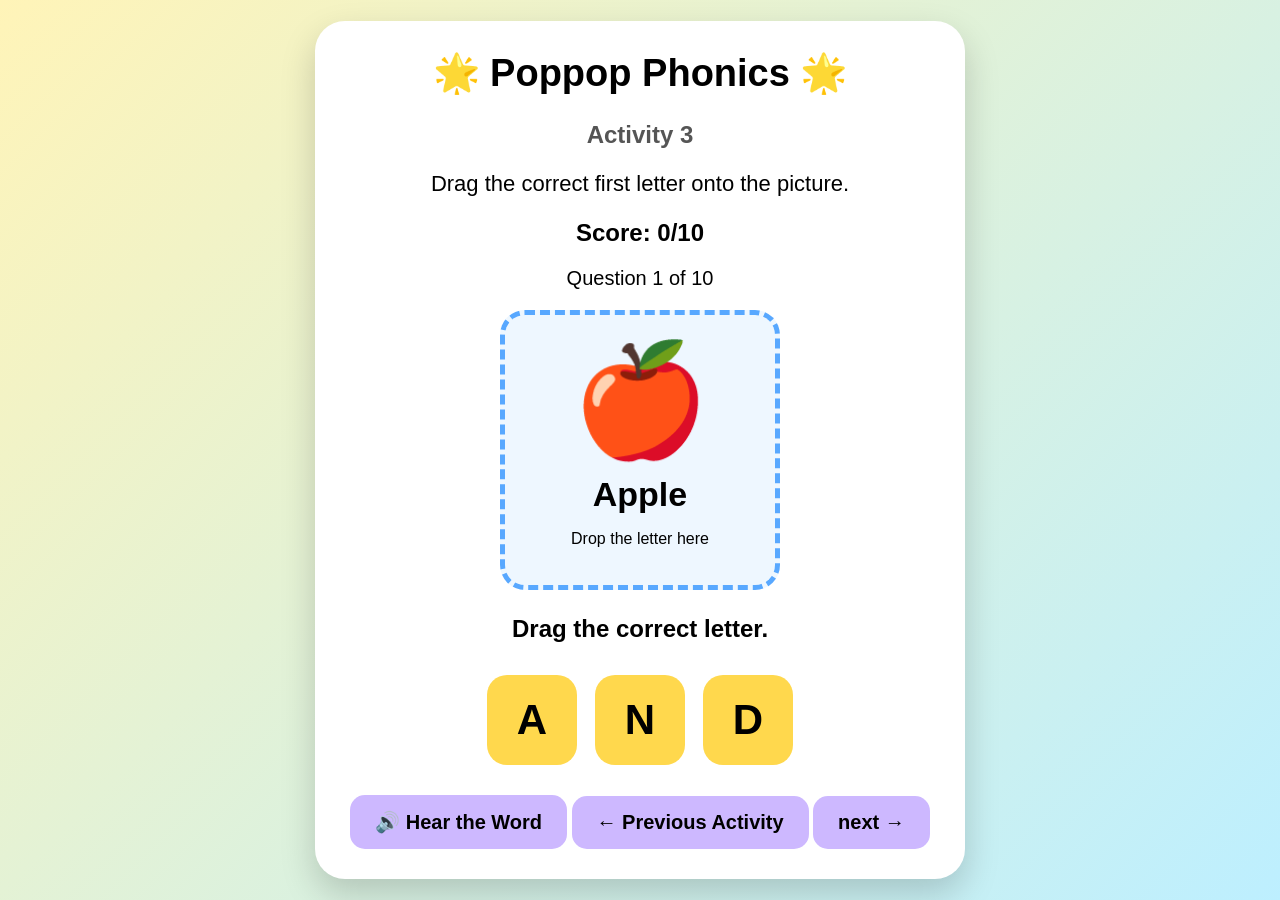
<file: activity3.html>
<!DOCTYPE html>
<html lang="en">

<head>
    <meta charset="UTF-8">

    <meta
        name="viewport"
        content="width=device-width, initial-scale=1.0">

    <title>Poppop Phonics - Activity 3</title>

    <link rel="stylesheet" href="activity3.css">
</head>

<body>

    <main class="game-card">

        <h1>🌟 Poppop Phonics 🌟</h1>

        <h2>Activity 3</h2>

        <p class="instructions">
            Drag the correct first letter onto the picture.
        </p>

        <div class="score-area">
            Score:
            <span id="score">0</span>/10
        </div>

        <div class="progress">
            Question
            <span id="question-number">1</span>
            of
            <span id="total-questions">10</span>
        </div>

        <div
            id="drop-zone"
            class="drop-zone">

            <div
                id="picture"
                class="picture">
                🍎
            </div>

            <div
                id="word"
                class="word">
                Apple
            </div>

            <p>
                Drop the letter here
            </p>

        </div>

        <div
            id="feedback"
            class="feedback">
            Drag the correct letter.
        </div>

        <div
            id="letters"
            class="letters">

            <!-- JavaScript creates the letters -->

        </div>

        <button
            id="sound-button"
            class="sound-button">
            🔊 Hear the Word
        </button>
        
        <button
    id="previousButton"
    class="sound-button"
    type="button">
    ← Previous Activity
</button>

<button
    id="nextButton"
    class="sound-button"
    type="button">
    next →
</button>

    </main>

<script src="activity3.js?v=10"></script>

</body>
</html>
</file>
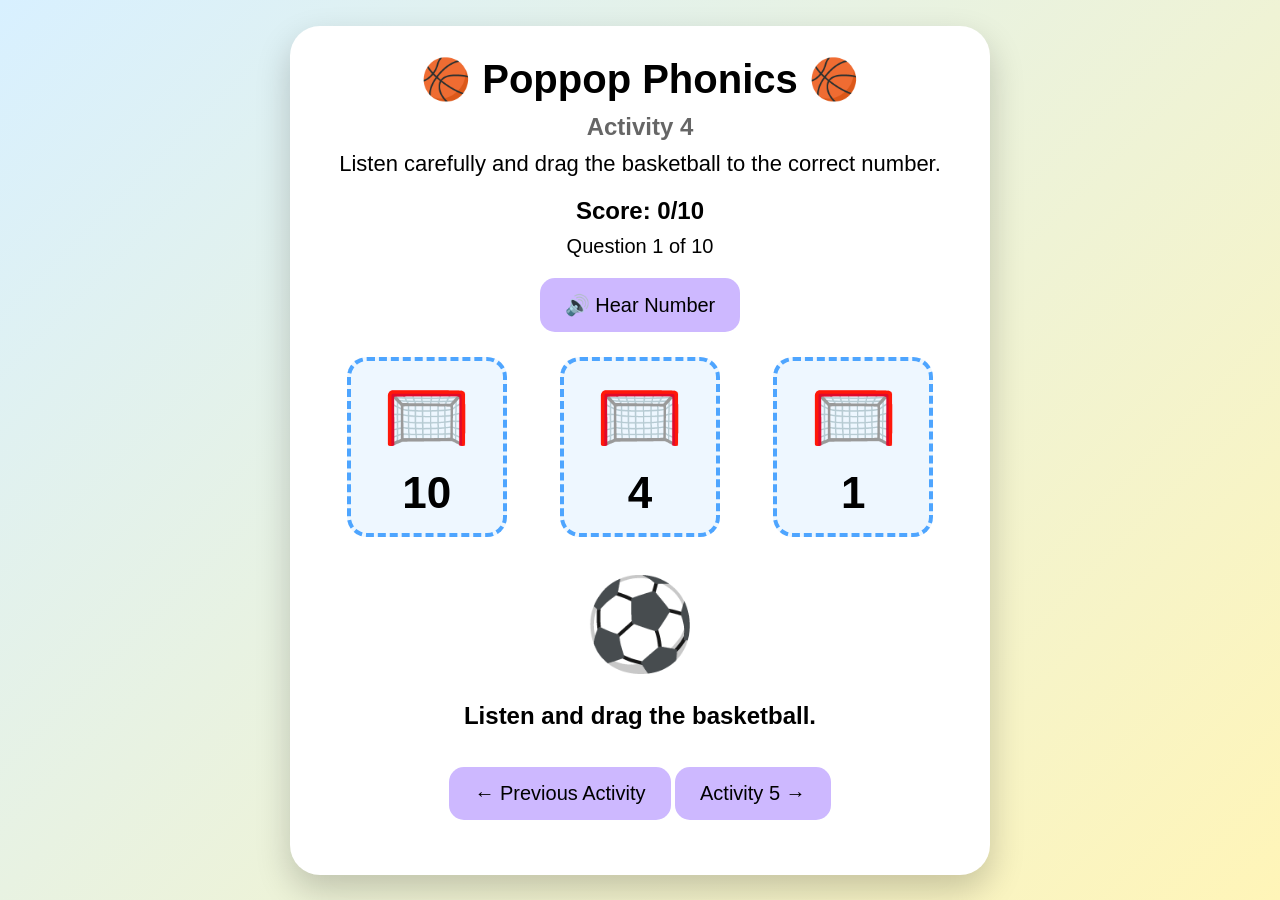
<file: activity4.html>
<!DOCTYPE html>
<html lang="en">

<head>
    <meta charset="UTF-8">

    <meta name="viewport"
          content="width=device-width, initial-scale=1.0">

    <title>Poppop Phonics - Activity 4</title>

    <link rel="stylesheet" href="activity4.css">
</head>

<body>

    <main class="game-card">

        <h1>🏀 Poppop Phonics 🏀</h1>

        <h2>Activity 4</h2>

        <p class="instructions">
            Listen carefully and drag the basketball to the correct number.
        </p>

        <div class="score-area">
            Score:
            <span id="score">0</span>/10
        </div>

        <div class="progress">
            Question
            <span id="question-number">1</span>
            of
            <span id="total-questions">10</span>
        </div>

        <button
            id="sound-button"
            class="sound-button">
            🔊 Hear Number
        </button>

        <div class="court">

            <div class="hoop" data-hoop="0">
                <div class="basket">🥅</div>
                <div class="number" id="number0">1</div>
            </div>

            <div class="hoop" data-hoop="1">
                <div class="basket">🥅</div>
                <div class="number" id="number1">2</div>
            </div>

            <div class="hoop" data-hoop="2">
                <div class="basket">🥅</div>
                <div class="number" id="number2">3</div>
            </div>

        </div>

        <div class="ball-area">

            <div
                id="basketball"
                draggable="true">
                ⚽
            </div>

        </div>

        <div
            id="feedback"
            class="feedback">
            Press the speaker and drag the basketball.
        </div>

        <button
            id="previousButton"
            class="sound-button">
            ← Previous Activity
        </button>

     <button
    id="nextButton"
    class="sound-button"
    type="button">
    Activity 5 →
</button>

    </main>

    <script src="activity4.js"></script>

</body>
</html>
</file>
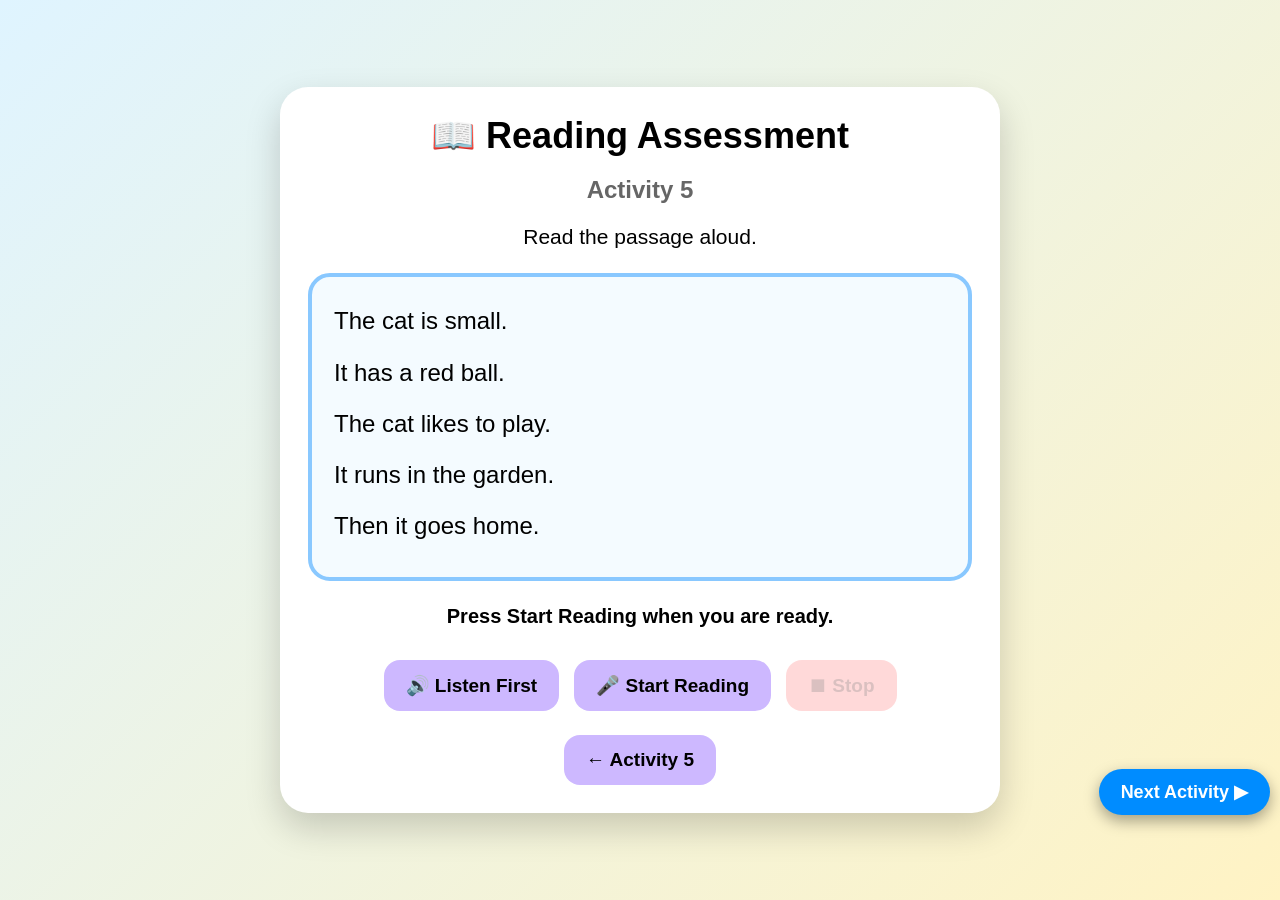
<file: activity5.html>
<!DOCTYPE html>
<html lang="en">

<head>
    <meta charset="UTF-8">

    <meta
        name="viewport"
        content="width=device-width, initial-scale=1.0">

    <title>Poppop English - Reading Assessment</title>

<link rel="stylesheet" href="activity5.css?v=2">
</head>

<body>

    <main class="game-card">

        <h1>📖 Reading Assessment</h1>

        <h2>Activity 5</h2>

        <p class="instructions">
            Read the passage aloud.
        </p>

        <section
            id="passage"
            class="passage"
            aria-label="Reading passage">

            <span>The cat is small.</span>
            <span>It has a red ball.</span>
            <span>The cat likes to play.</span>
            <span>It runs in the garden.</span>
            <span>Then it goes home.</span>

        </section>

        <p
            id="status-message"
            class="status-message">
            Press Start Reading when you are ready.
        </p>

        <div class="recording-buttons">
            
<button
    id="listen-button"
    class="main-button"
    type="button">
    🔊 Listen First
</button>

            <button
                id="start-button"
                class="main-button"
                type="button">
                🎤 Start Reading
            </button>

            <button
                id="stop-button"
                class="main-button stop-button"
                type="button"
                disabled>
                ⏹ Stop
            </button>

        </div>

        <section
            id="result-area"
            class="result-area"
            hidden>

            <h2>Your Estimated Result</h2>

            <p>
                Accuracy:
                <strong>
                    <span id="accuracy-score">0</span>%
                </strong>
            </p>

            <p>
                Reading time:
                <strong>
                    <span id="reading-time">0</span>
                    seconds
                </strong>
            </p>

            <p>
                Reading speed:
                <strong>
                    <span id="words-per-minute">0</span>
                    words per minute
                </strong>
            </p>

            <h3>The app heard:</h3>

            <p
                id="recognized-text"
                class="recognized-text">
            </p>

            <button
                id="try-again-button"
                class="main-button"
                type="button">
                Try Again
            </button>

        </section>

        <div class="activity-navigation">

            <button
                id="previous-button"
                class="navigation-button"
                type="button">
                ← Activity 5
            </button>

        </div>

    </main>

<a href="activity7.html" class="next-activity-button">
    Next Activity ▶
</a>

<script src="activity5.js?v=73"></script>

</body>

</html>
</file>
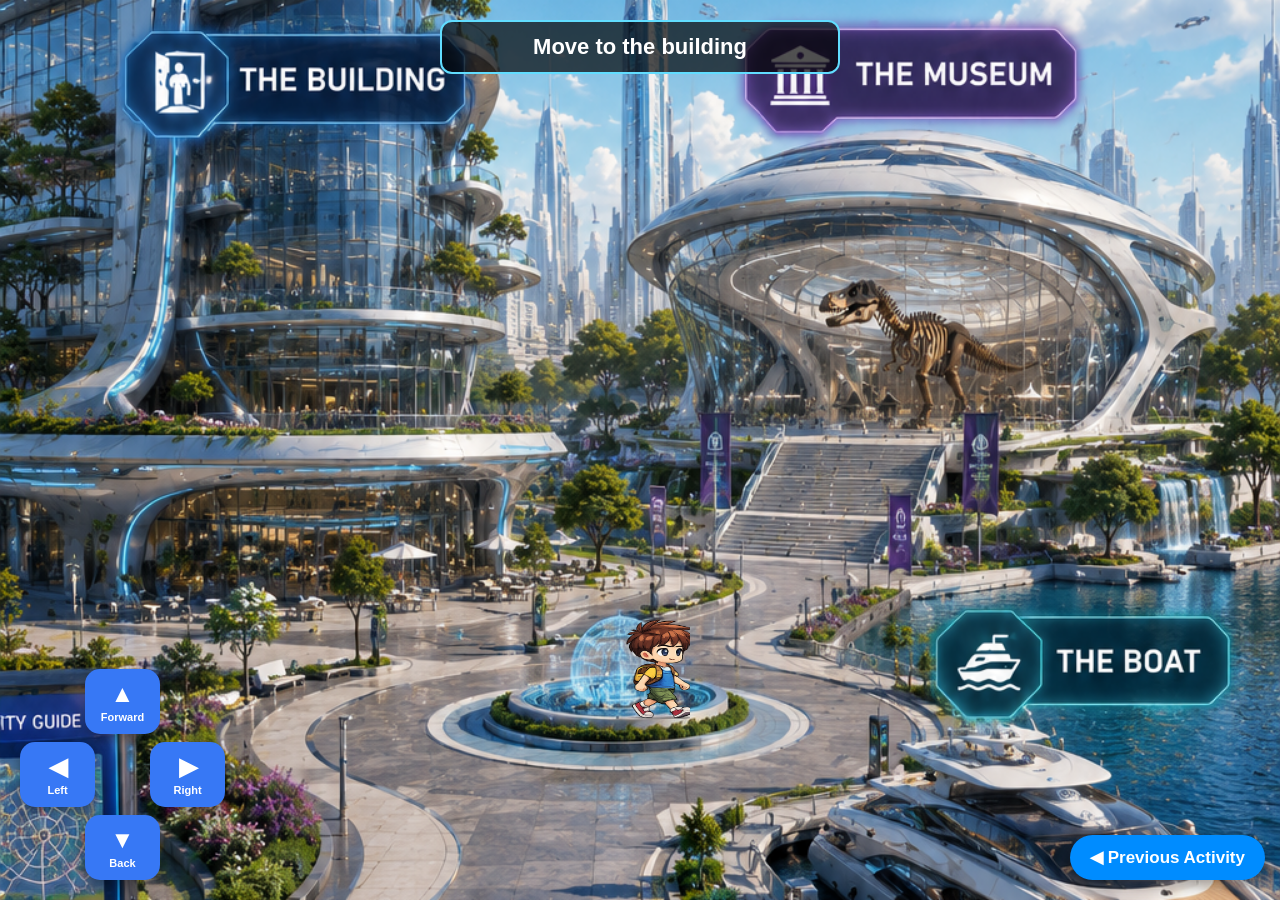
<file: activity7.html>
<!DOCTYPE html>
<html lang="en">

<head>
    <meta charset="UTF-8">

    <meta
        name="viewport"
        content="width=device-width, initial-scale=1.0,
        maximum-scale=1.0, user-scalable=no"
    >

    <title>Activity 7 - Follow the Directions</title>

    <link rel="stylesheet" href="activity7.css">
</head>

<body>

    <main class="game-screen" id="gameScreen">

        <div class="instruction-box" id="instructionBox">
            Move to the building
        </div>

        <!-- Character -->
        <div class="character" id="character"></div>

        <!-- Message shown when entering the building -->
        <div class="arrival-message" id="arrivalMessage">
            Entering the building...
        </div>

        <!-- Movement buttons -->
        <div class="controls">

            <button
                class="direction-button"
                id="forwardButton"
                aria-label="Move forward"
            >
                ▲
                <span>Forward</span>
            </button>

            <div class="middle-controls">

                <button
                    class="direction-button"
                    id="leftButton"
                    aria-label="Move left"
                >
                    ◀
                    <span>Left</span>
                </button>

                <button
                    class="direction-button"
                    id="rightButton"
                    aria-label="Move right"
                >
                    ▶
                    <span>Right</span>
                </button>

            </div>

            <button
                class="direction-button"
                id="backwardButton"
                aria-label="Move backward"
            >
                ▼
                <span>Back</span>
            </button>

        </div>

    </main>

    <a href="activity5.html" class="previous-activity-button">
        ◀ Previous Activity
    </a>

    <script src="activity7.js"></script>

</body>
</html>
</file>
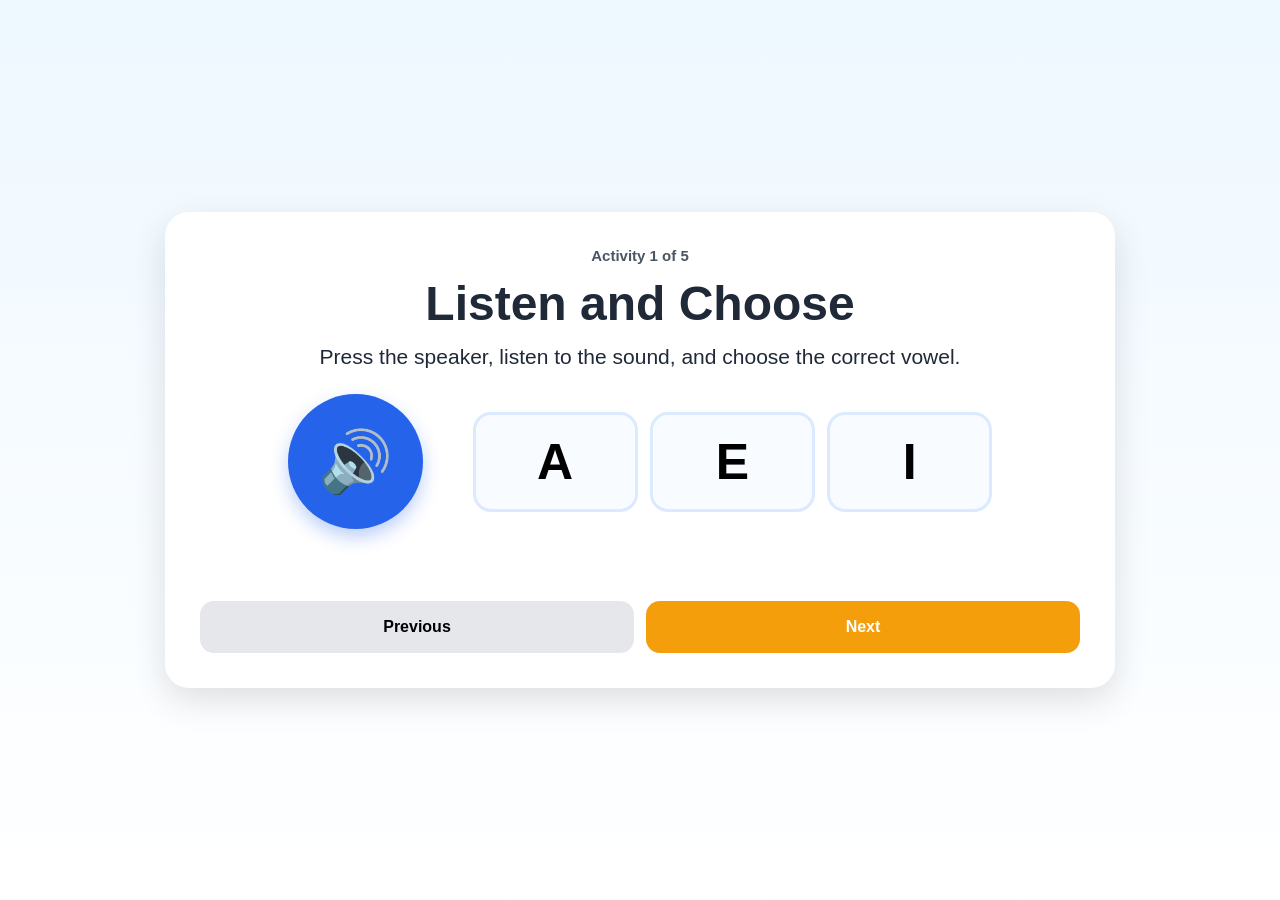
<file: responsive-test.html>
<!DOCTYPE html>
<html lang="en">
<head>
  <meta charset="UTF-8">

  <!-- Important for phones and tablets -->
  <meta name="viewport" content="width=device-width, initial-scale=1.0">

  <title>Responsive Learning Activity</title>

  <style>
    /* Removes default spacing and makes sizing easier */
    * {
      box-sizing: border-box;
      margin: 0;
      padding: 0;
    }

    body {
      min-height: 100vh;
      font-family: Arial, sans-serif;
      background: linear-gradient(180deg, #eef8ff, #ffffff);
      color: #1f2937;
    }

    /* Main page container */
    .page {
      width: 100%;
      min-height: 100vh;
      padding: 16px;

      display: flex;
      justify-content: center;
      align-items: center;
    }

    /* Main activity box */
    .activity-card {
      width: 100%;
      max-width: 950px;

      background: white;
      border-radius: 24px;
      padding: 20px;

      text-align: center;

      box-shadow: 0 12px 35px rgba(0, 0, 0, 0.12);
    }

    .progress {
      margin-bottom: 12px;
      font-size: 15px;
      font-weight: bold;
      color: #4b5563;
    }

    h1 {
      margin-bottom: 10px;

      /* Automatically changes size depending on screen */
      font-size: clamp(28px, 6vw, 48px);
    }

    .instruction {
      margin-bottom: 22px;
      line-height: 1.5;
      font-size: clamp(16px, 4vw, 21px);
    }

    /* Phone layout: items appear vertically */
    .main-area {
      width: 100%;

      display: flex;
      flex-direction: column;
      align-items: center;

      gap: 22px;
    }

    /* Speaker button */
    .sound-button {
      width: clamp(95px, 28vw, 135px);
      aspect-ratio: 1 / 1;

      border: none;
      border-radius: 50%;

      background: #2563eb;
      color: white;

      font-size: clamp(35px, 10vw, 60px);

      cursor: pointer;

      box-shadow: 0 8px 18px rgba(37, 99, 235, 0.3);
    }

    .sound-button:hover {
      background: #1d4ed8;
    }

    .sound-button:active {
      transform: scale(0.95);
    }

    /* Vowel answer area */
    .answers {
      width: 100%;

      display: grid;
      grid-template-columns: repeat(3, 1fr);

      gap: 12px;
    }

    .answer-button {
      min-height: 75px;

      border: 3px solid #dbeafe;
      border-radius: 18px;

      background: #f8fbff;

      font-size: clamp(30px, 9vw, 50px);
      font-weight: bold;

      cursor: pointer;
    }

    .answer-button:hover {
      background: #eff6ff;
    }

    /* Correct answer */
    .answer-button.correct {
      background: #dcfce7;
      border-color: #22c55e;
    }

    /* Wrong answer */
    .answer-button.wrong {
      background: #fee2e2;
      border-color: #ef4444;
    }

    .message {
      min-height: 32px;
      margin-top: 18px;

      font-size: 19px;
      font-weight: bold;
    }

    /* Previous and Next buttons */
    .footer-buttons {
      margin-top: 22px;

      display: flex;
      justify-content: space-between;

      gap: 12px;
    }

    .nav-button {
      flex: 1;

      min-height: 52px;
      padding: 10px;

      border: none;
      border-radius: 14px;

      background: #e5e7eb;

      font-size: 16px;
      font-weight: bold;

      cursor: pointer;
    }

    .next-button {
      background: #f59e0b;
      color: white;
    }

    /* Tablet layout */
    @media screen and (min-width: 768px) {
      .activity-card {
        padding: 35px;
      }

      .main-area {
        flex-direction: row;
        justify-content: center;
      }

      .answers {
        max-width: 520px;
      }

      .answer-button {
        min-height: 100px;
      }
    }

    /* Laptop and desktop layout */
    @media screen and (min-width: 1024px) {
      .page {
        padding: 30px;
      }

      .main-area {
        gap: 50px;
      }
    }

    /* Small phone layout */
    @media screen and (max-width: 380px) {
      .page {
        padding: 8px;
      }

      .activity-card {
        padding: 16px 10px;
        border-radius: 18px;
      }

      .answers {
        gap: 7px;
      }

      .answer-button {
        min-height: 65px;
      }
    }
  </style>
</head>

<body>

  <main class="page">

    <section class="activity-card">

      <div class="progress">
        Activity 1 of 5
      </div>

      <h1>Listen and Choose</h1>

      <p class="instruction">
        Press the speaker, listen to the sound, and choose the correct vowel.
      </p>

      <div class="main-area">

        <!-- Speaker button -->
        <button
          class="sound-button"
          id="soundButton"
          aria-label="Play sound"
        >
          🔊
        </button>

        <!-- Vowel answer buttons -->
        <div class="answers">

          <button class="answer-button" data-answer="A">
            A
          </button>

          <button class="answer-button" data-answer="E">
            E
          </button>

          <button class="answer-button" data-answer="I">
            I
          </button>

        </div>

      </div>

      <!-- Correct or wrong message -->
      <div class="message" id="message"></div>

      <!-- Navigation buttons -->
      <div class="footer-buttons">

        <button class="nav-button">
          Previous
        </button>

        <button class="nav-button next-button">
          Next
        </button>

      </div>

    </section>

  </main>

  <script>
    // Correct answer for this example
    const correctAnswer = "A";

    // Finds elements from the HTML
    const soundButton = document.getElementById("soundButton");
    const message = document.getElementById("message");
    const answerButtons = document.querySelectorAll(".answer-button");

    // Plays the letter A when the speaker is pressed
    soundButton.addEventListener("click", function () {
      const speech = new SpeechSynthesisUtterance("A");

      speech.rate = 0.7;
      speech.pitch = 1;

      window.speechSynthesis.cancel();
      window.speechSynthesis.speak(speech);
    });

    // Checks the student's answer
    answerButtons.forEach(function (button) {

      button.addEventListener("click", function () {

        // Removes old colors
        answerButtons.forEach(function (item) {
          item.classList.remove("correct");
          item.classList.remove("wrong");
        });

        const selectedAnswer = button.dataset.answer;

        if (selectedAnswer === correctAnswer) {
          button.classList.add("correct");
          message.textContent = "Correct! Great job!";
        } else {
          button.classList.add("wrong");
          message.textContent = "Try again.";
        }

      });

    });
  </script>

</body>
</html>
</file>
<file: activity3.css>
* {
    box-sizing: border-box;
}

body {
    margin: 0;
    padding: 20px;

    min-height: 100vh;

    display: flex;
    justify-content: center;
    align-items: center;

    font-family: Arial, sans-serif;
    text-align: center;

    background: linear-gradient(135deg,#fff4b8,#bdefff);
}

.game-card {

    width: 100%;
    max-width: 650px;

    padding: 30px;

    background: white;

    border-radius: 30px;

    box-shadow: 0 15px 35px rgba(0,0,0,.18);
}

h1{

    margin-top:0;
    font-size:38px;

}

h2{

    color:#555;
    margin-bottom:10px;

}

.instructions{

    font-size:22px;

}

.score-area{

    margin:20px 0;
    font-size:24px;
    font-weight:bold;

}

.progress{

    margin-bottom:20px;
    font-size:20px;

}

.drop-zone{

    width:280px;
    height:280px;

    margin:0 auto 25px;

    border:5px dashed #58a8ff;

    border-radius:25px;

    display:flex;
    flex-direction:column;

    justify-content:center;
    align-items:center;

    background:#eef7ff;

}

.picture{

    font-size:110px;

}

.word{

    font-size:34px;
    font-weight:bold;

    margin-top:10px;

}

.feedback{

    min-height:40px;

    margin:20px;

    font-size:24px;

    font-weight:bold;

}

.letters{

    display:flex;

    justify-content:center;

    gap:18px;

    flex-wrap:wrap;

}

.letter{

    width:90px;

    height:90px;

    border:none;

    border-radius:20px;

    background:#ffd84d;

    font-size:42px;

    font-weight:bold;

    cursor:pointer;

    transition:.2s;
}

.letter:hover{

    transform:scale(1.1);

}

.sound-button{

    margin-top:30px;

    padding:15px 25px;

    border:none;

    border-radius:15px;

    background:#cdb8ff;

    font-size:20px;

    font-weight:bold;

    cursor:pointer;

}

.correct{

    color:green;

}

.wrong{

    color:red;

}

@media(max-width:600px){

.game-card{

padding:20px;

}

.picture{

font-size:90px;

}

.word{

font-size:28px;

}

.letter{

width:70px;

height:70px;

font-size:34px;

}

.drop-zone{

width:230px;

height:230px;

}

.instructions{

font-size:18px;

}

.feedback{

font-size:20px;

}

}#nextButton {
    position: relative;
    z-index: 20;
    touch-action: manipulation;
}
</file>
<file: activity4.css>
*{
    margin:0;
    padding:0;
    box-sizing:border-box;
}

body{

    font-family:Arial,sans-serif;

    background:linear-gradient(135deg,#d8f0ff,#fff5b8);

    display:flex;

    justify-content:center;

    align-items:center;

    min-height:100vh;

    padding:20px;

}

.game-card{

    width:100%;

    max-width:700px;

    background:white;

    border-radius:30px;

    padding:30px;

    text-align:center;

    box-shadow:0 15px 35px rgba(0,0,0,.2);

}

h1{

    font-size:40px;

}

h2{

    color:#666;

    margin:10px 0;

}

.instructions{

    font-size:22px;

    margin-bottom:20px;

}

.score-area{

    font-size:24px;

    font-weight:bold;

    margin-bottom:10px;

}

.progress{

    font-size:20px;

    margin-bottom:20px;

}

.sound-button{

    padding:15px 25px;

    border:none;

    border-radius:15px;

    background:#cdb8ff;

    font-size:20px;

    cursor:pointer;

    margin-bottom:25px;

}

.court{

    display:flex;

    justify-content:space-around;

    align-items:flex-end;

    margin-bottom:35px;

}

.hoop{

    width:160px;

    height:180px;

    border:4px dashed #4ea5ff;

    border-radius:20px;

    display:flex;

    flex-direction:column;

    justify-content:center;

    align-items:center;

    transition:.25s;

    background:#eef7ff;

}

.hoop:hover{

    transform:scale(1.05);

}

.basket{

    font-size:70px;

}

.number{

    font-size:44px;

    font-weight:bold;

    margin-top:10px;

}

.ball-area{

    margin:20px 0;

}

#basketball{

    font-size:90px;

    cursor:grab;

    user-select:none;

}

.feedback{

    font-size:24px;

    font-weight:bold;

    min-height:40px;

    margin:25px 0;

}

.correct{

    color:green;

}

.wrong{

    color:red;

}

@media(max-width:600px){

.game-card{

padding:20px;

}

.court{

flex-direction:column;

gap:20px;

}

.hoop{

width:220px;

height:150px;

margin:auto;

}

.number{

font-size:38px;

}

#basketball{

font-size:75px;

}

.instructions{

font-size:18px;

}

.feedback{

font-size:20px;

}

}
</file>
<file: activity5.css>
* {
    box-sizing: border-box;
}

body {
    margin: 0;
    min-height: 100vh;
    padding: 18px;

    display: flex;
    justify-content: center;
    align-items: center;

    font-family: Arial, sans-serif;
    text-align: center;

    background: linear-gradient(
        135deg,
        #dff4ff,
        #fff3c4
    );
}

.game-card {
    width: 100%;
    max-width: 720px;

    padding: 28px;

    background: white;

    border-radius: 28px;

    box-shadow:
        0 15px 35px rgba(0, 0, 0, 0.18);
}

h1 {
    margin: 0;
    font-size: 36px;
}

h2 {
    color: #666;
}

.instructions {
    font-size: 21px;
}

.passage {
    margin: 24px 0;
    padding: 22px;

    border: 4px solid #89c8ff;
    border-radius: 22px;

    background: #f4fbff;

    text-align: left;

    font-size: 24px;
    line-height: 1.8;
}

.passage span {
    display: block;
    margin-bottom: 8px;
}

.status-message {
    min-height: 35px;

    font-size: 20px;
    font-weight: bold;
}

.recording-buttons {
    display: flex;
    justify-content: center;
    gap: 15px;
    flex-wrap: wrap;

    margin: 20px 0;
}

.main-button,
.navigation-button {
    border: none;
    border-radius: 16px;

    padding: 14px 22px;

    font-size: 19px;
    font-weight: bold;

    cursor: pointer;
}

.main-button {
    background: #cdb8ff;
}

.stop-button {
    background: #ffb5b5;
}

.main-button:disabled {
    opacity: 0.5;
    cursor: not-allowed;
}

.result-area {
    margin-top: 24px;
    padding: 20px;

    border-radius: 22px;

    background: #fff9df;

    font-size: 19px;
}

.recognized-text {
    min-height: 60px;

    padding: 15px;

    border-radius: 15px;

    background: white;

    line-height: 1.6;
}

.activity-navigation {
    margin-top: 24px;
}

.navigation-button {
    background: #cdb8ff;
}

.word-correct {
    color: green;
    font-weight: bold;
}

.word-wrong {
    color: red;
    font-weight: bold;
}

.word-uncertain {
    color: #c68400;
    font-weight: bold;
}

@media (max-width: 600px) {
    body {
        padding: 10px;
        align-items: flex-start;
    }

    .game-card {
        padding: 16px;
        border-radius: 20px;
    }

    h1 {
        font-size: 28px;
    }

    h2 {
        font-size: 21px;
    }

    .instructions {
        font-size: 17px;
    }

    .passage {
        margin: 18px 0;
        padding: 16px;

        font-size: 20px;
        line-height: 1.6;
    }

    .main-button,
    .navigation-button {
        width: 100%;
        font-size: 18px;
    }

    .recording-buttons {
        flex-direction: column;
    }

    .status-message {
        font-size: 18px;
    }

    .result-area {
        font-size: 17px;
    }
}
.next-activity-button {

    position: fixed;

    right: 10px;
    bottom: 85px;

    padding: 12px 22px;

    background: #008cff;

    color: white;

    text-decoration: none;

    border-radius: 30px;

    font-size: 18px;
    font-weight: bold;

    box-shadow: 0 6px 15px rgba(0,0,0,.35);

    z-index: 9999;

}

.next-activity-button:hover {

    background: #006edc;

}
</file>
<file: activity7.css>
* {
    margin: 0;
    padding: 0;
    box-sizing: border-box;
}

html,
body {
    width: 100%;
    height: 100%;
    overflow: hidden;
    font-family: Arial, sans-serif;
    background: #06182b;
    touch-action: none;
}

.game-screen {
    position: relative;

    width: 100vw;
    height: 100dvh;

    background-image: url("images/museum-background.png");
    background-size: cover;
    background-position: center;
    background-repeat: no-repeat;

    overflow: hidden;
}

.instruction-box {
    position: absolute;

    top: 20px;
    left: 50%;
    transform: translateX(-50%);

    width: min(88%, 400px);
    padding: 12px 20px;

    color: white;
    font-size: 22px;
    font-weight: bold;
    text-align: center;

    background: rgba(0, 0, 0, 0.68);
    border: 2px solid #61ddff;
    border-radius: 12px;

    z-index: 30;
}

.character {
    position: absolute;

    left: 50%;
    top: 75%;

    width: 100px;
    height: 145px;

    background-image: url("images/character-sprite.png");
    background-size: 600% 200%;
    background-position: 0% 0%;
    background-repeat: no-repeat;

    transform: translate(-50%, -50%);
    z-index: 10;

    pointer-events: none;
    user-select: none;

    transition:
        left 0.2s linear,
        top 0.2s linear,
        transform 0.2s linear;
}

.controls {
    position: absolute;

    left: 20px;
    bottom: 20px;

    display: flex;
    flex-direction: column;
    align-items: center;
    gap: 8px;

    z-index: 40;
}

.middle-controls {
    display: flex;
    gap: 55px;
}

.direction-button {
    width: 75px;
    height: 65px;

    border: none;
    border-radius: 15px;

    background: #3778f5;
    color: white;

    font-size: 24px;
    font-weight: bold;

    cursor: pointer;
    touch-action: manipulation;
    -webkit-tap-highlight-color: transparent;

    box-shadow: 0 5px 12px rgba(0, 0, 0, 0.3);
}

.direction-button span {
    display: block;
    margin-top: 3px;
    font-size: 11px;
}

.direction-button:active {
    transform: scale(0.92);
    background: #1761e5;
}

.previous-activity-button {
    position: fixed;

    right: 15px;
    bottom: 20px;

    padding: 12px 20px;

    background: #008cff;
    color: white;

    text-decoration: none;
    border-radius: 30px;

    font-size: 17px;
    font-weight: bold;

    box-shadow: 0 6px 15px rgba(0, 0, 0, 0.35);

    z-index: 9999;
}

.previous-activity-button:hover {
    background: #006edc;
}

.arrival-message {
    position: absolute;

    left: 50%;
    top: 50%;
    transform: translate(-50%, -50%) scale(0.8);

    width: min(82%, 360px);
    padding: 22px;

    color: white;
    font-size: 24px;
    font-weight: bold;
    text-align: center;

    background: rgba(0, 91, 180, 0.94);
    border: 3px solid white;
    border-radius: 20px;

    opacity: 0;
    visibility: hidden;

    transition:
        opacity 0.25s ease,
        transform 0.25s ease;

    z-index: 10000;
}

.arrival-message.show {
    opacity: 1;
    visibility: visible;
    transform: translate(-50%, -50%) scale(1);
}

@media (max-width: 600px) {

    .instruction-box {
        top: 10px;
        padding: 9px 14px;
        font-size: 17px;
    }

    .character {
        width: 70px;
        height: 105px;
    }

    .controls {
        left: 10px;
        bottom: 12px;
    }

    .direction-button {
        width: 62px;
        height: 55px;
        font-size: 20px;
    }

    .middle-controls {
        gap: 42px;
    }

    .direction-button span {
        font-size: 10px;
    }

    .previous-activity-button {
        right: 10px;
        bottom: 18px;

        padding: 10px 14px;

        font-size: 14px;
    }

    .arrival-message {
        font-size: 20px;
    }
}
</file>
